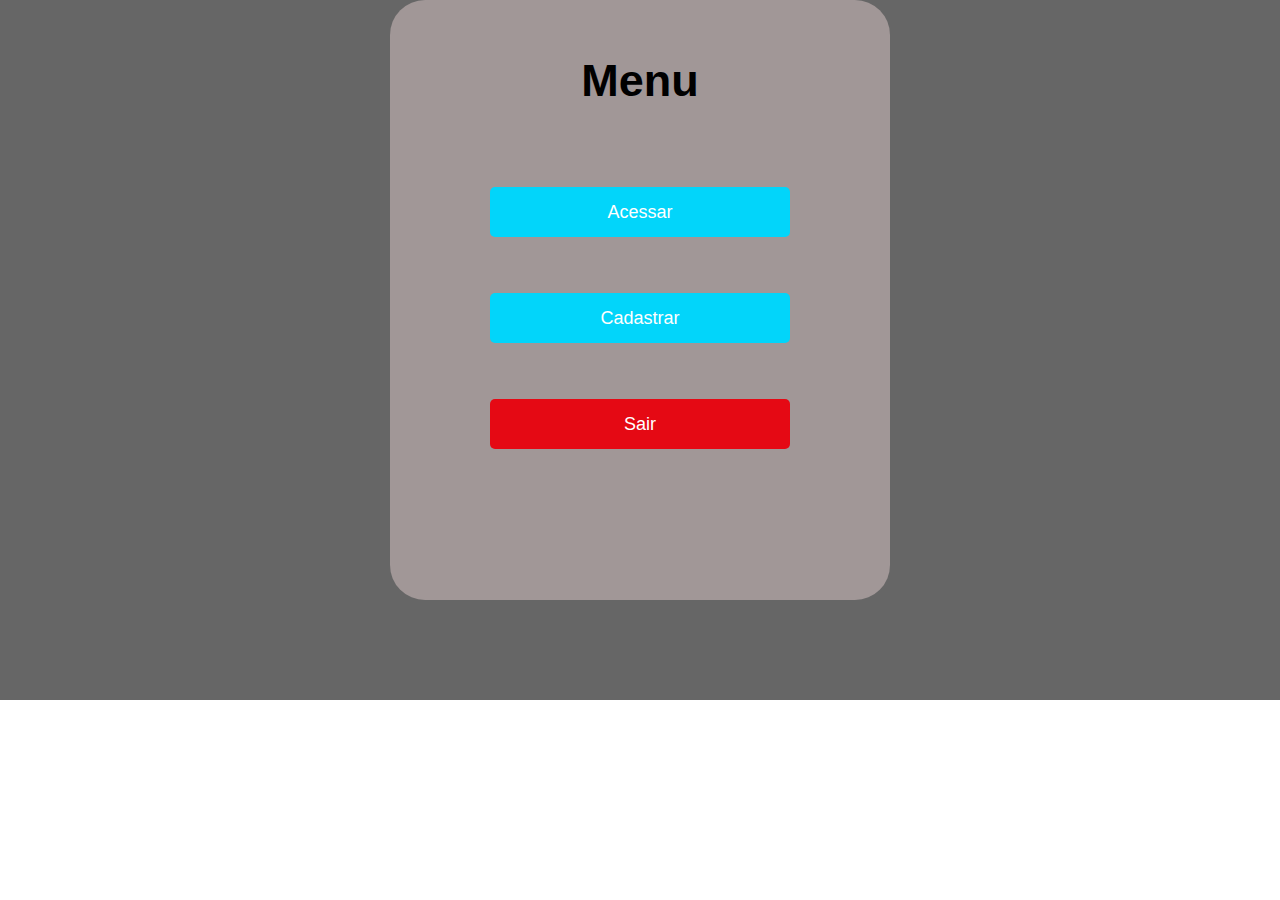
<file: Atividade 3 - Sistema de RH/index.html>
<!DOCTYPE html>
<html lang="en">
<head>
    <meta charset="UTF-8">
    <meta name="viewport" content="width=device-width, initial-scale=1.0">
    <title>Document</title>
    <link rel="stylesheet" href="estilo.css">
</head>
<body>
   
    <main>
        <section id="index"> 
            <form action="login.html">
                <h1>Menu</h1>
                <input id="acessar"type="submit" value="Acessar" placeholder="E-mail ou número de telefone"><br>
            </form>
            <form action="cadastro.html">
                <input id="cadastrar"type="submit" value="Cadastrar" placeholder="Senha">
            </form>
            <form action="logoff.html">
                <input id="sair" type="submit" value="Sair">
            </form>
                
            
        </section>
    </main>
    <footer>
        
    </footer>
</body>
</html>
    
</body>
</html>
</file>
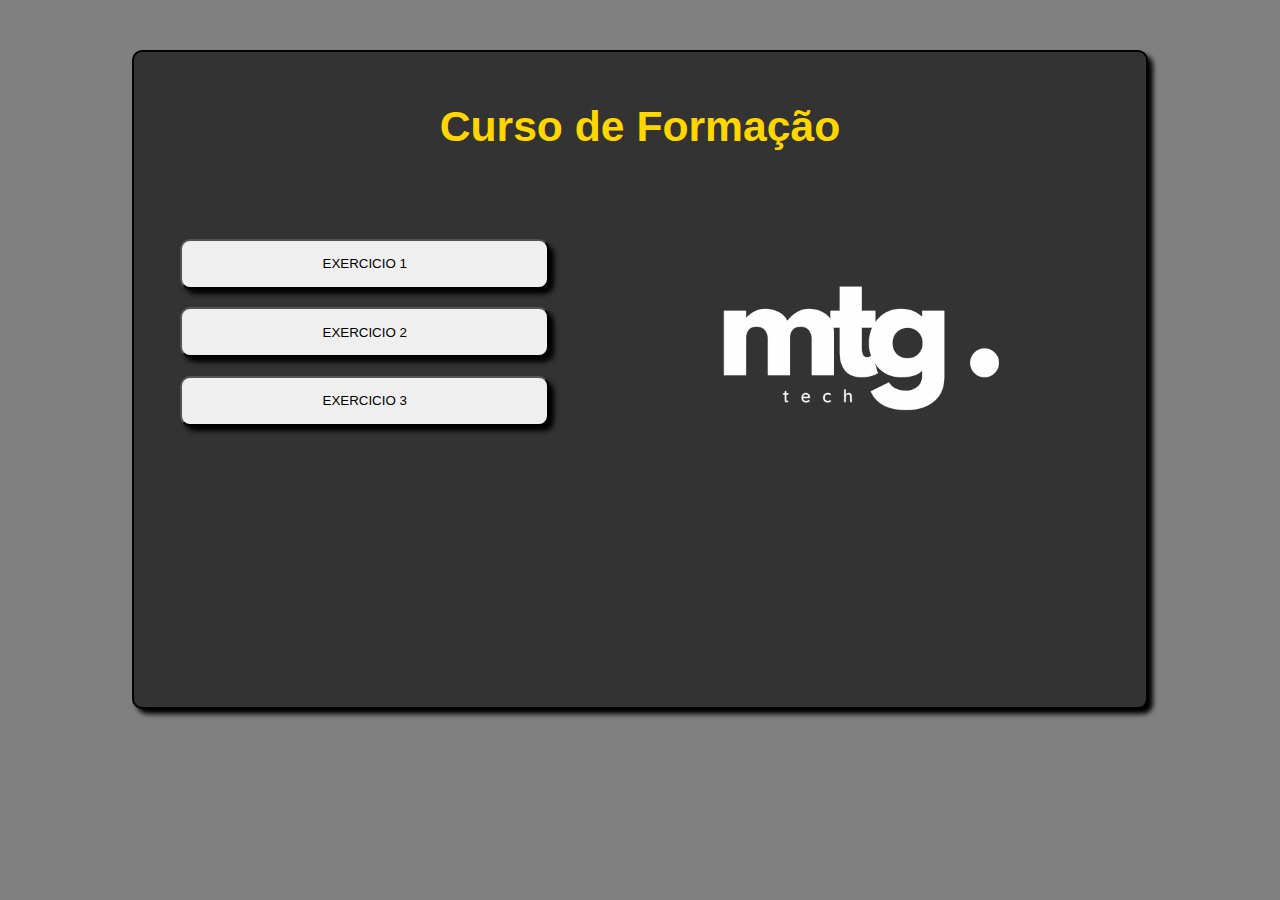
<file: Atividade 5 - Trabalho em duplas/index.html>
<!DOCTYPE html>
<html lang="en">
<head>
    <meta charset="UTF-8">
    <meta name="viewport" content="width=device-width, initial-scale=1.0">
    <title>EXERCICIO</title>
    <link rel="stylesheet" href="estilo.css">
</head>
<body>
    <div class="box">
        <div class="header">
            <div class="linha">
                <h1>Curso de Formação</h1>
            </div>
        </div>
        <div class="main">
            <div class="form">
                <a href="exercicio1.pdf"><input type="submit" value="EXERCICIO 1" onmousemove="mudar('imagem/css.png')" onmouseout="mudar('imagem/html.png')"></a>
                <a href="exercicio2.pdf"><input type="submit" value="EXERCICIO 2" onmousemove="mudar('img/aumento.png')" onmouseout="mudar('img/logo.png')"></a>
                <a href="exercicio3.pdf"><input type="submit" value="EXERCICIO 3" onmousemove="mudar('img/transporte.png')" onmouseout="mudar('img/logo.png')"></a>
            </div>
        <div>
            <img class="img" src="imagem/mtg.png" height="65%">
        </div>
</body>
</html>
</file>
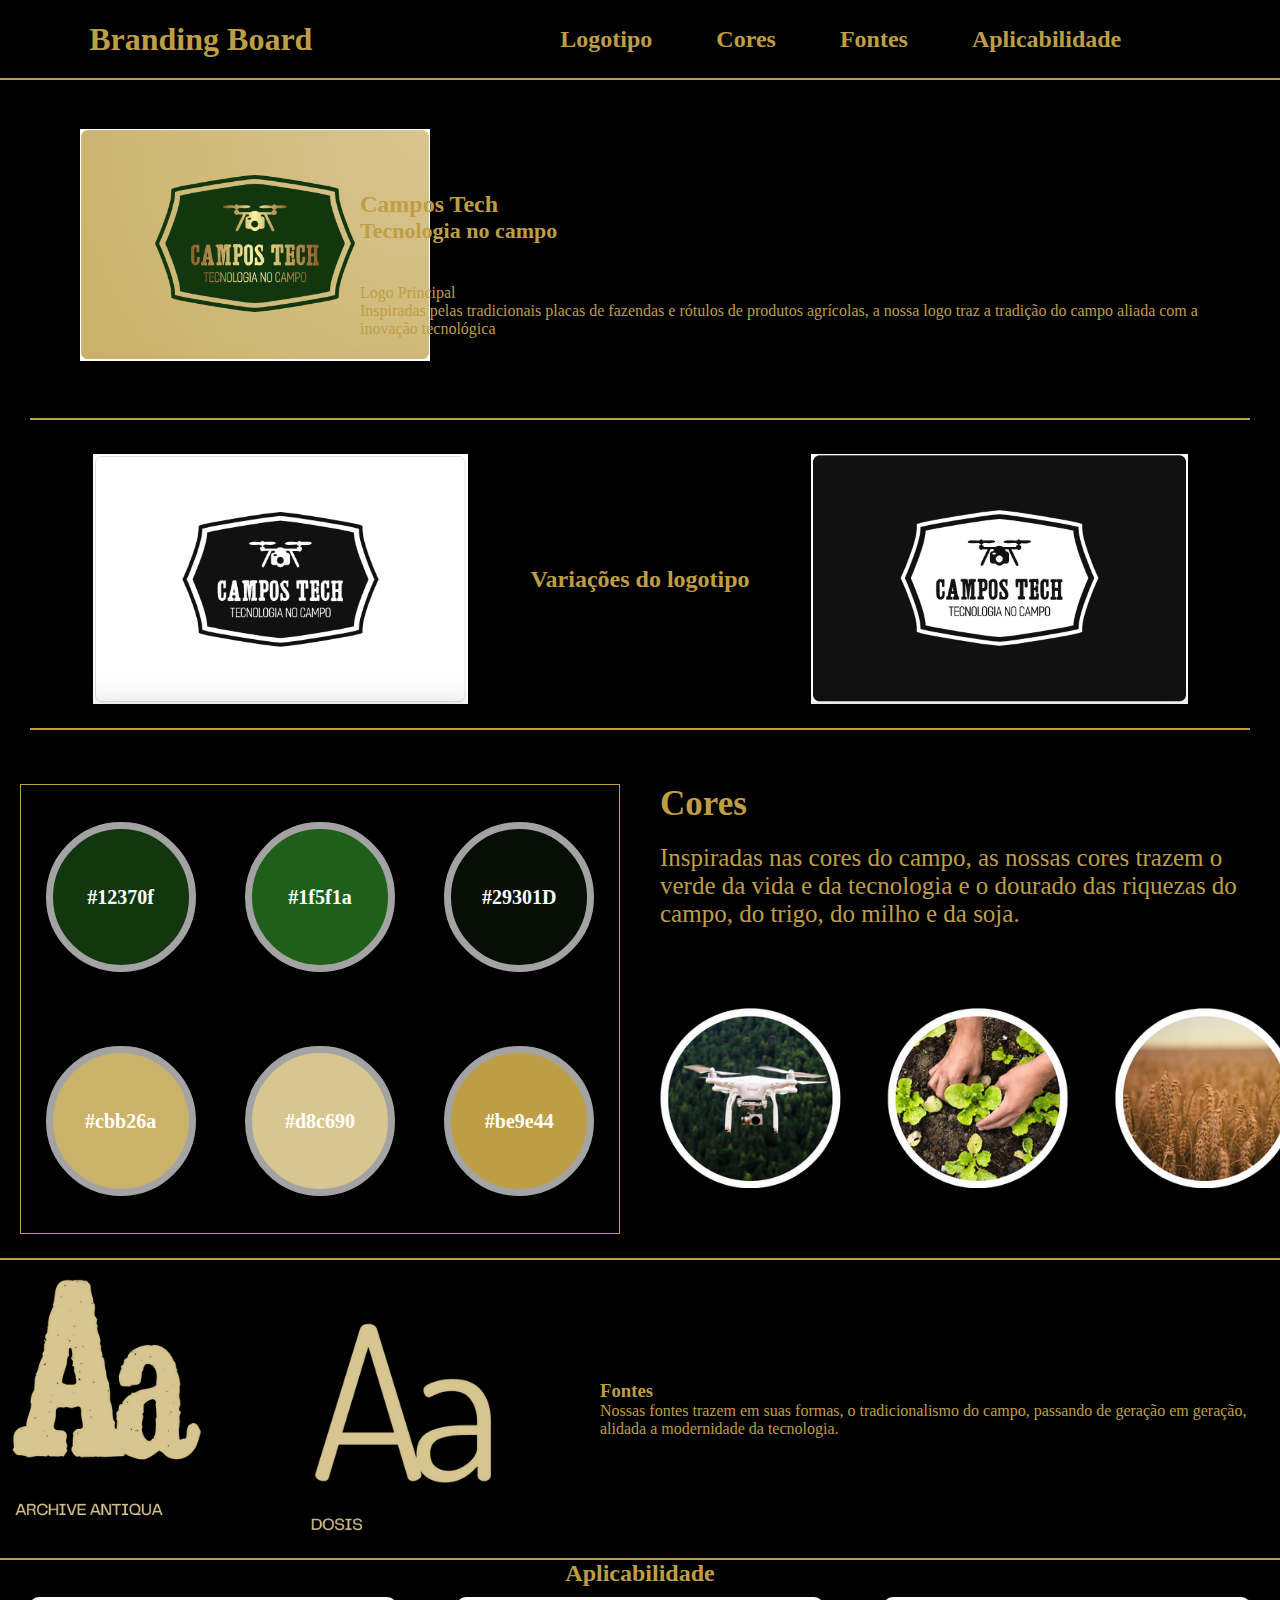
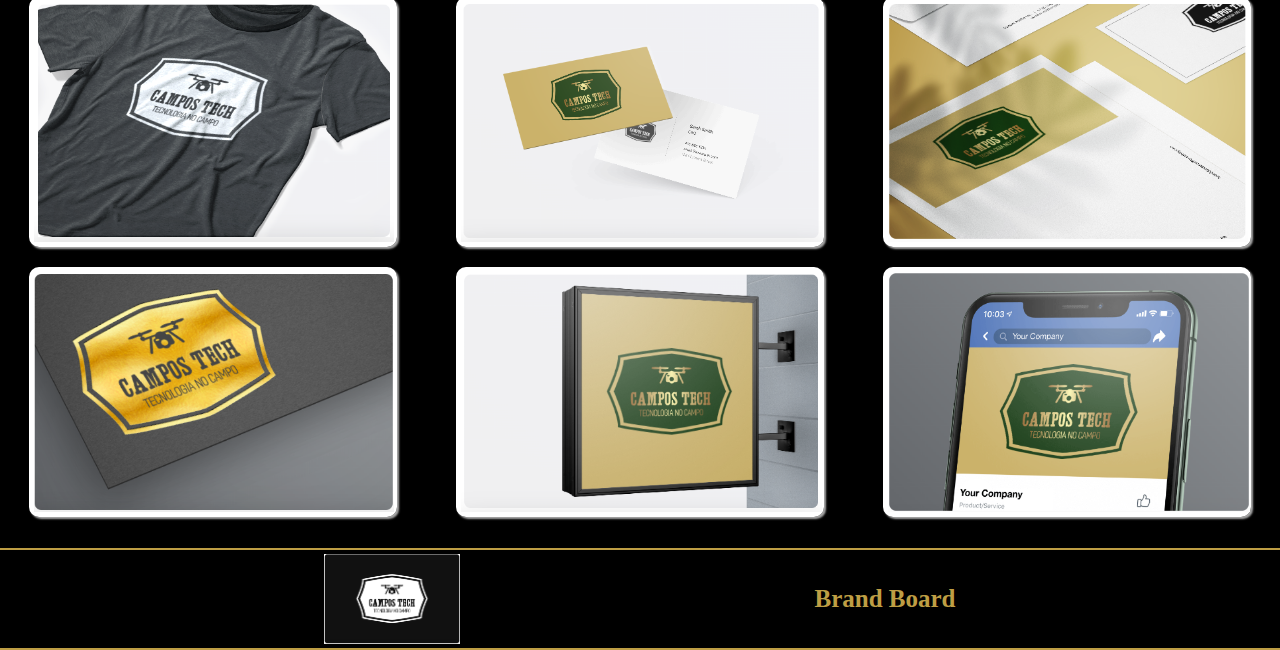
<file: Atividade 1 - Branding Board/brendboard.html>
<!DOCTYPE html>
<html lang="pt-br">
<head>
    <meta charset="UTF-8">
    <meta name="viewport" content="width=device-width, initial-scale=1.0">
    <title>Brading Board</title>
    <link rel="stylesheet" href="estilo.css">
</head>
<body>
    <header>
        <h1>Branding Board</h1>
        <nav>
            <ul>
                <li><a href="#logotipo">Logotipo</a></li>
                <li><a href="#cores">Cores</a></li>
                <li><a href="#fontes">Fontes</a></li>
                <li><a href="#aplicabilidade">Aplicabilidade</a></li>
            </ul>
        </nav>
    </header>
    <section id="logotipo">
        <div id="logo_linha1">
            <figure>
                <img src="logo1.png" alt="logo_linha1" width="350px">
            </figure>
            <article>
                <h2>Campos Tech</h2>
                <h3>Tecnologia no campo</h3>
                <p>Logo Principal</p>
                <p>Inspiradas pelas tradicionais placas de fazendas e rótulos de produtos agrícolas, a nossa logo traz a tradição do campo aliada com a inovação tecnológica</p>
            </article>
        </div>
        <div id="logo_linha2">
            
            <figure>
                <img src="Logo1 (2).png" height="250px">
            </figure>
            <h2>Variações do logotipo</h2>
            <figure>
                <img src="Logo2 (1).png" height="250px">
            </figure>
        </div>
    </section>
    <section id="cores">
        <div id="circulo_cores">
            <div class="circulo" style="background-color:#12370f;">#12370f</div>
            <div class="circulo" style="background-color:#1f5f1a">#1f5f1a</div>
            <div class="circulo" style="background-color:#050f04">#29301D</div>
            <div class="circulo" style="background-color:#cbb26a">#cbb26a</div>
            <div class="circulo" style="background-color:#d8c690">#d8c690</div>
            <div class="circulo" style="background-color:#be9e44">#be9e44</div>            
        </div>
        <article>
            <h3>Cores</h3>
            <p>Inspiradas nas cores do campo, as nossas cores trazem o verde da vida e da tecnologia e o dourado das riquezas do campo, do trigo, do milho e da soja.</p>
            <figure>
            <img id="cores_inspiracao" src="cores_inspiração.png" height="180px">
        </figure>
        </article>
    </section>
    <section id="fontes">
        <figure class="fontes_box">
            <img src="fonte1.png" width="300px">
        </figure>
        <figure class="fontes_box">
            <img src="fonte2.png" width="300px">
        </figure>
        <article>
            <h3>Fontes</h3>
            <p>Nossas fontes trazem em suas formas, o tradicionalismo do campo, passando de geração em geração, alidada a modernidade da tecnologia.</p>
        </article>

    </section>
    <section id="aplicabilidade">
        <h2>Aplicabilidade</h2>
        <section id="grid_fotos">
            <figure>
                <img src="aplicabilidade_Camiseta.png" height="240px">
            </figure>
            <figure>
                <img src="aplicabilidade_Cartão.png" height="240px">
            </figure>
            <figure>
                <img src="aplicabilidade_Envelope.png" height="240px">
            </figure>
            <figure>
                <img src="aplicabilidade_Logo Dourado.png" height="240px">
            </figure>
            <figure>
                <img src="aplicabilidade_placa.png" height="240px">
            </figure>
            <figure>
                <img src="aplicabilidade_social_media.png" height="240px">
            </figure>
        </section>
    </section>
    <footer>
        <figure>
            <img src="Logo2 (1).png" height="90px">
        </figure>
        <h2>Brand Board</h2>
    
    </footer>

    
</body>
</html>
</file>
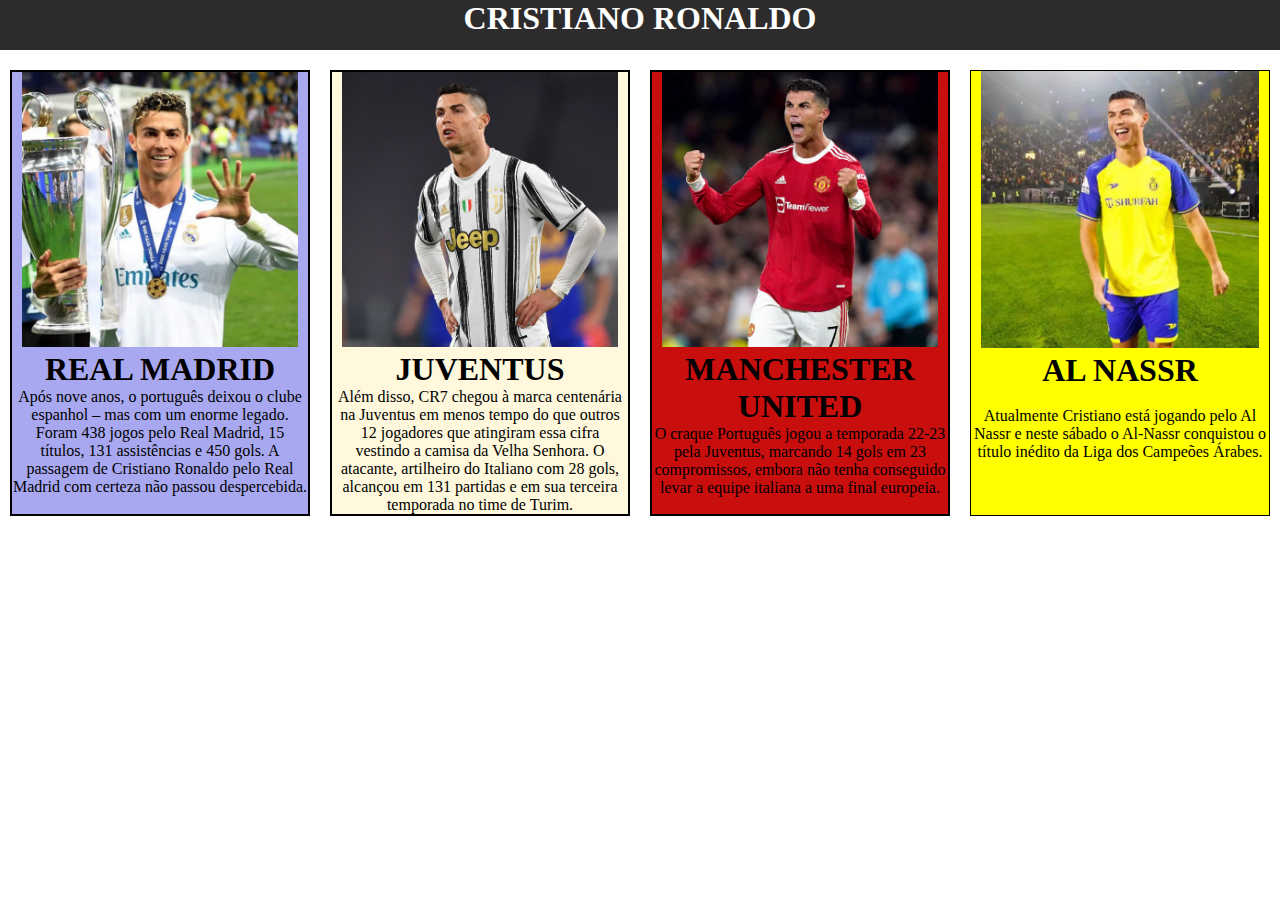
<file: Atividade 2 - Colunas Responsivas/fixacao.html>
<!DOCTYPE html>
<html lang="en">
<head>
    <meta charset="UTF-8">
    <meta name="viewport" content="width=device-width, initial-scale=1.0">
    <title>Document</title>
    <link rel="stylesheet" href="estilo.css">
    <style>
        .linha1 {
            display: flex;
            flex-wrap: wrap;
        }

        .box1, .box2, .box3, .box4 {
            flex: 1;
            margin: 10px;
            text-align: center;
        }

        /* Estilos para telas maiores */
        @media (min-width: 768px) {
            .box1, .box2, .box3, .box4 {
                flex-basis: calc(25% - 20px);
            }
        }

        /* Estilos para telas menores */
        @media (max-width: 767px) {
            .box1, .box2, .box3, .box4 {
                flex-basis: calc(50% - 20px);
            }
        }
    </style>
</head>
<body>

<header>
    <h1>CRISTIANO RONALDO</h1>
</header>

<div class="linha1">
    <div class="box1">
        <img id="img1" src="cr7.webp" width="93%">
        <h1>REAL MADRID</h1>
        <p>Após nove anos, o português deixou o clube espanhol – mas com um enorme legado. Foram 438 jogos pelo Real Madrid, 15 títulos, 131 assistências e 450 gols. A passagem de Cristiano Ronaldo pelo Real Madrid com certeza não passou despercebida.</p>
    </div>
    <div class="box2">
        <img id="img2" src="cr72.webp" width="93%">
        <h1>JUVENTUS</h1>
        <p>Além disso, CR7 chegou à marca centenária na Juventus em menos tempo do que outros 12 jogadores que atingiram essa cifra vestindo a camisa da Velha Senhora. O atacante, artilheiro do Italiano com 28 gols, alcançou em 131 partidas e em sua terceira temporada no time de Turim.</p>
    </div>
    <div class="box3">
        <img id="img3" src="crmu2.jpg" width="93%">
        <h1>MANCHESTER UNITED</h1>
        <p>O craque Português jogou a temporada 22-23 pela Juventus, marcando 14 gols em 23 compromissos, embora não tenha conseguido levar a equipe italiana a uma final europeia.</p>
    </div>
    <div class="box4">
        <img id="img4" src="cr7an.webp" width="93%">
        <h1>AL NASSR</h1><br>
        <p>Atualmente Cristiano está jogando pelo Al Nassr e neste sábado o Al-Nassr conquistou o título inédito da Liga dos Campeões Árabes.</p>
    </div>
</div>
</body>
</html>
</file>
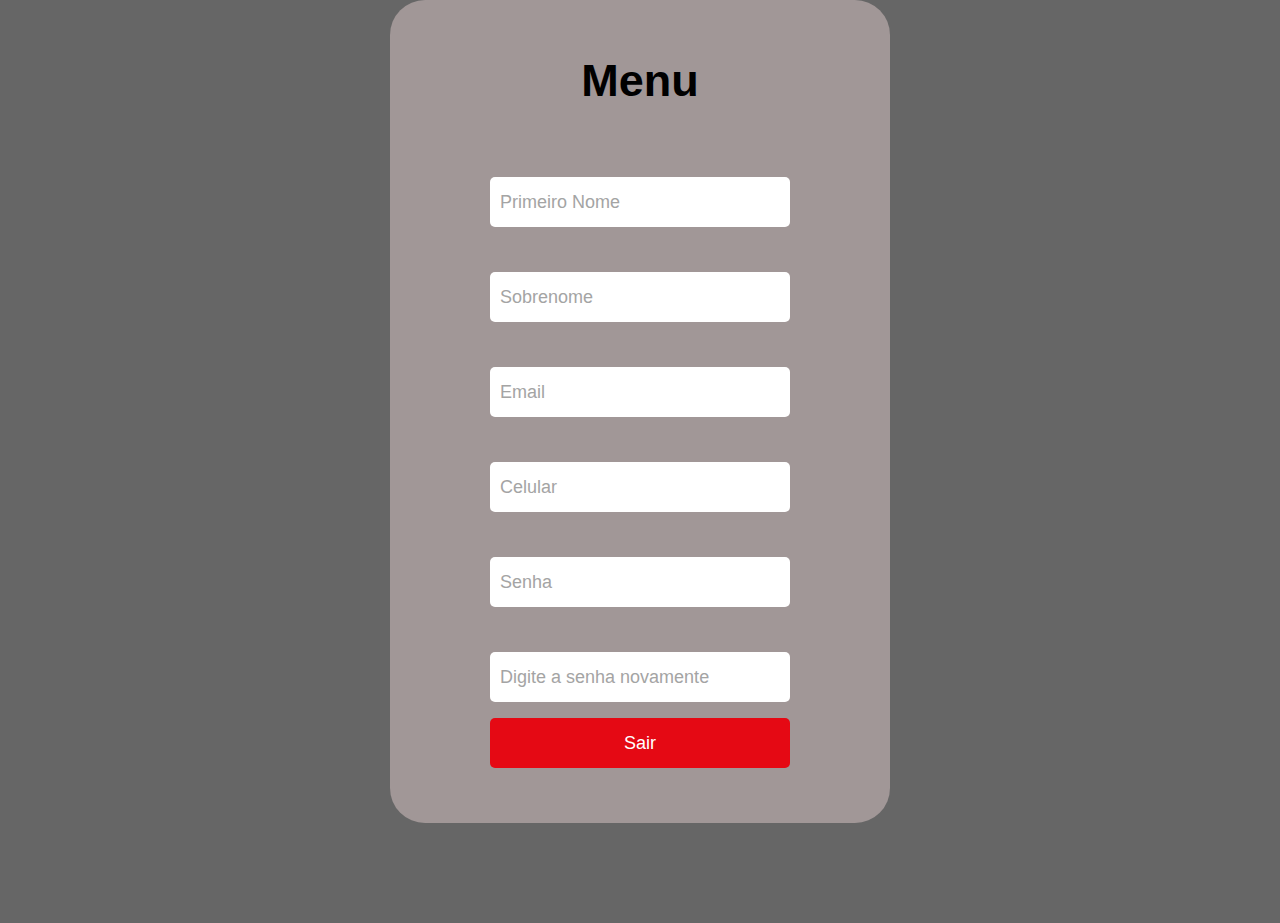
<file: Atividade 3 - Sistema de RH/cadastro.html>
<!DOCTYPE html>
<html lang="en">
<head>
    <meta charset="UTF-8">
    <meta name="viewport" content="width=device-width, initial-scale=1.0">
    <title>Document</title>
    <link rel="stylesheet" href="estilo.css">
</head>
<body>
    <main>
        <section>
    <form id="menu">
        <h1>Menu</h1>
        
        <input type="text" name="campotexto" placeholder="Primeiro Nome">

        
        <input type="text" name="campotexto" placeholder="Sobrenome">

        <input type="email" name="campotexto" placeholder="Email">

        <input type="tel" name="campotexto" placeholder="Celular">

        <input type="password" name="senha" placeholder="Senha">

        <input type="password" name="senha" placeholder="Digite a senha novamente">

    <form action="index.html">
        <input id="sair" type="submit" value="Sair">
    </form>
        
    </form>
</section>
</main>
</html>
</file>
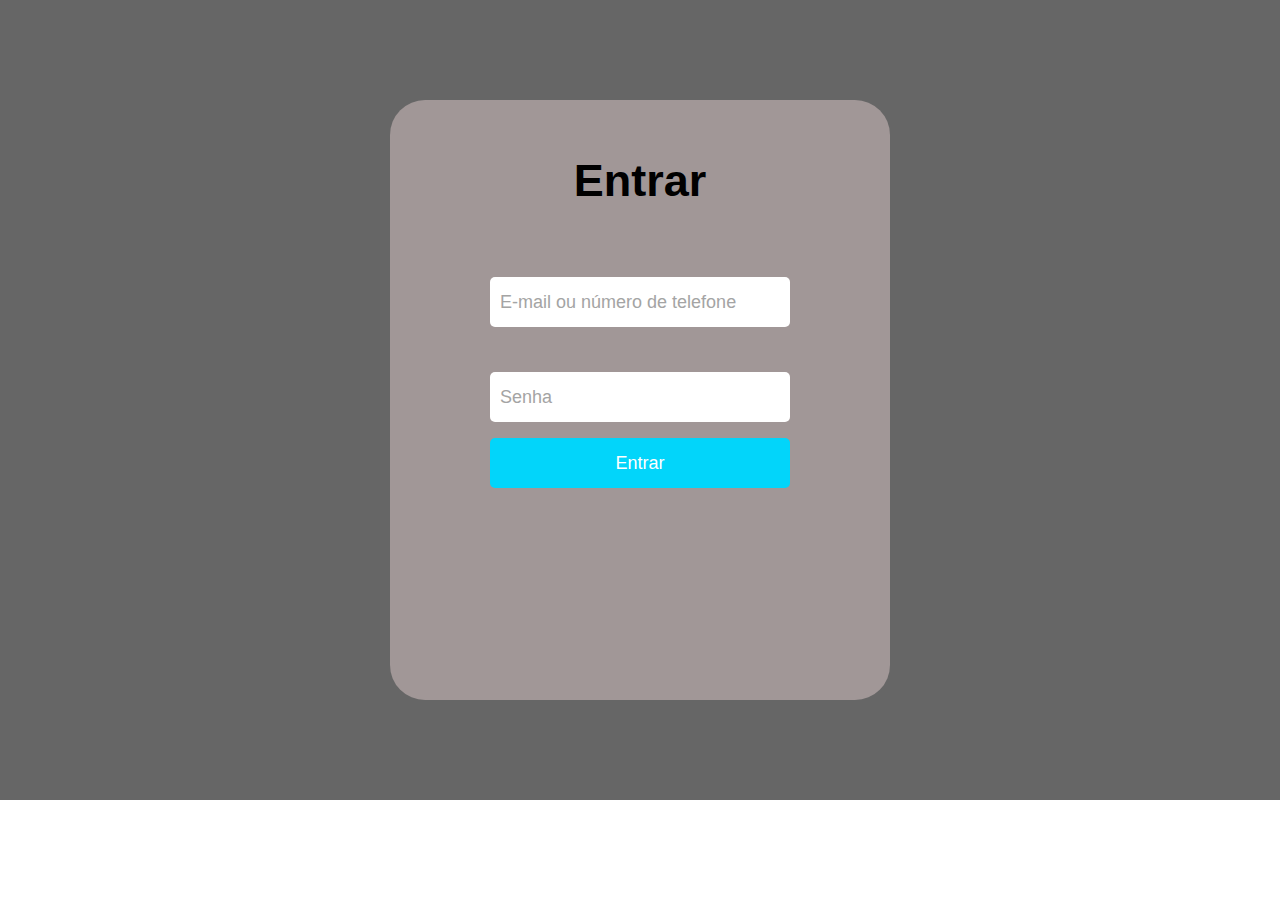
<file: Atividade 3 - Sistema de RH/login.html>
<!DOCTYPE html>
<html lang="en">
<head>
    <meta charset="UTF-8">
    <meta name="viewport" content="width=device-width, initial-scale=1.0">
    <title>Document</title>
    <link rel="stylesheet" href="estilo.css">
</head>
<body>
    <header>
        <figure>
            
        </figure>
    </header>
    <main>
        <section>
            <form>
                <h1>Entrar</h1>
                <input type="text" name="user" placeholder="E-mail ou número de telefone ">
                <br>
                <input type="password" name="senha" placeholder="Senha">
                <br>
                <input type="submit" value="Entrar">
                
            </form>
            
        </section>
    </main>
    <footer>
        
    </footer>
    
</body>
</html>
</file>
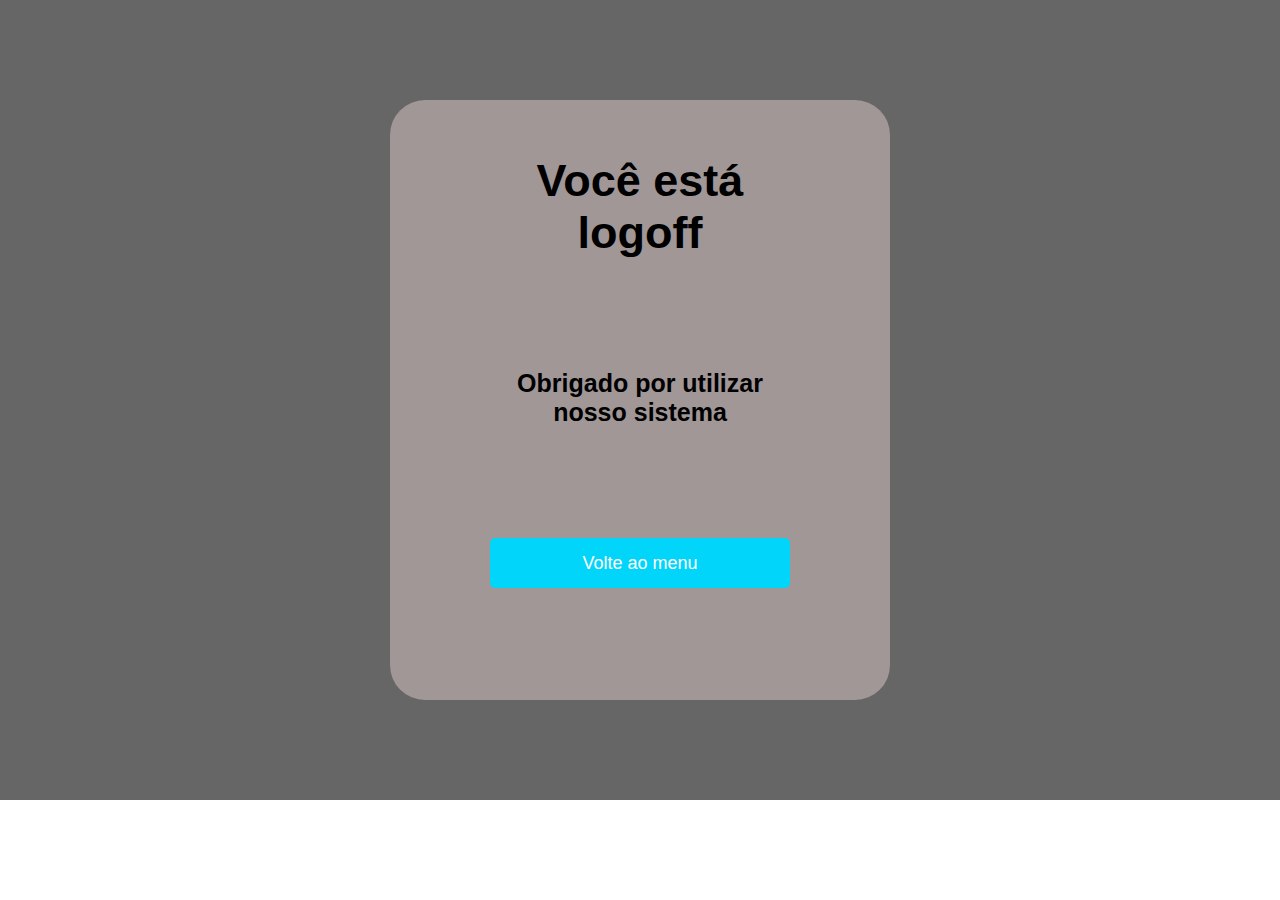
<file: Atividade 3 - Sistema de RH/logoff.html>
<!DOCTYPE html>
<html lang="en">
<head>
    <meta charset="UTF-8">
    <meta name="viewport" content="width=device-width, initial-scale=1.0">
    <title>Document</title>
    <link rel="stylesheet" href="estilo.css">
</head>
<body>
    <header>
        <figure>
            
        </figure>
    </header>
    <main>
        <section id="voltar">
            <form action="index.html">
                <h1>Você está logoff</h1>
                <h3>Obrigado por utilizar nosso sistema</h3>
                <input id="volte ao menu" type="submit" value="Volte ao menu">
                
            </form>
            
        </section>
    </main>
    <footer>
        
    </footer>
</body>
</html>
    
</body>
</html>
</file>
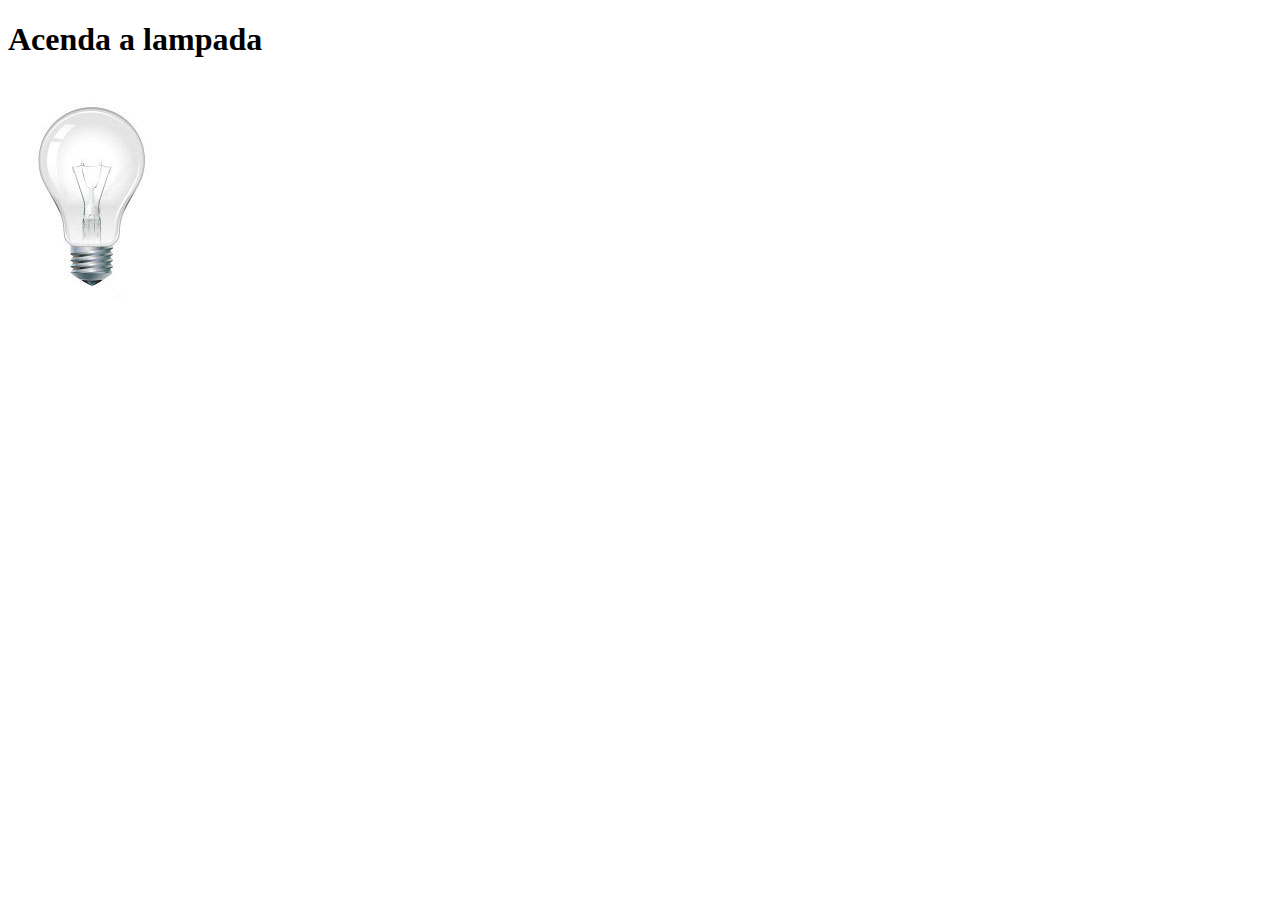
<file: Atividade 4 - Exercicio JavaScript/lampada2.html>
<!DOCTYPE html>
<html lang="en">
<head>
    <meta charset="UTF-8">
    <meta name="viewport" content="width=device-width, initial-scale=1.0">
    <title>Document</title>
</head>
<body>
    <h1>Acenda a lampada</h1>
    <img src="lampada-apagada.jpg" id="lampada" onmousemove="mudaLampada(1)" onmouseout="mudaLampada(2)" onclick="mudaLampada(3)">
    <script>

        var quebrada=false
        function mudaLampada(tipo){
            if (tipo ==1 && quebrada == false){
                document.getElementById("lampada").src="lampada-acesa.jpg"
            }else if(tipo==2 && quebrada== false){
                document.getElementById("lampada").src="lampada-apagada.jpg"
            }else{
                document.getElementById("lampada").src="lampada-quebrada.jpg"
                quebrada=true
            }

        }
    </script>
    
</body>
</html>
</file>
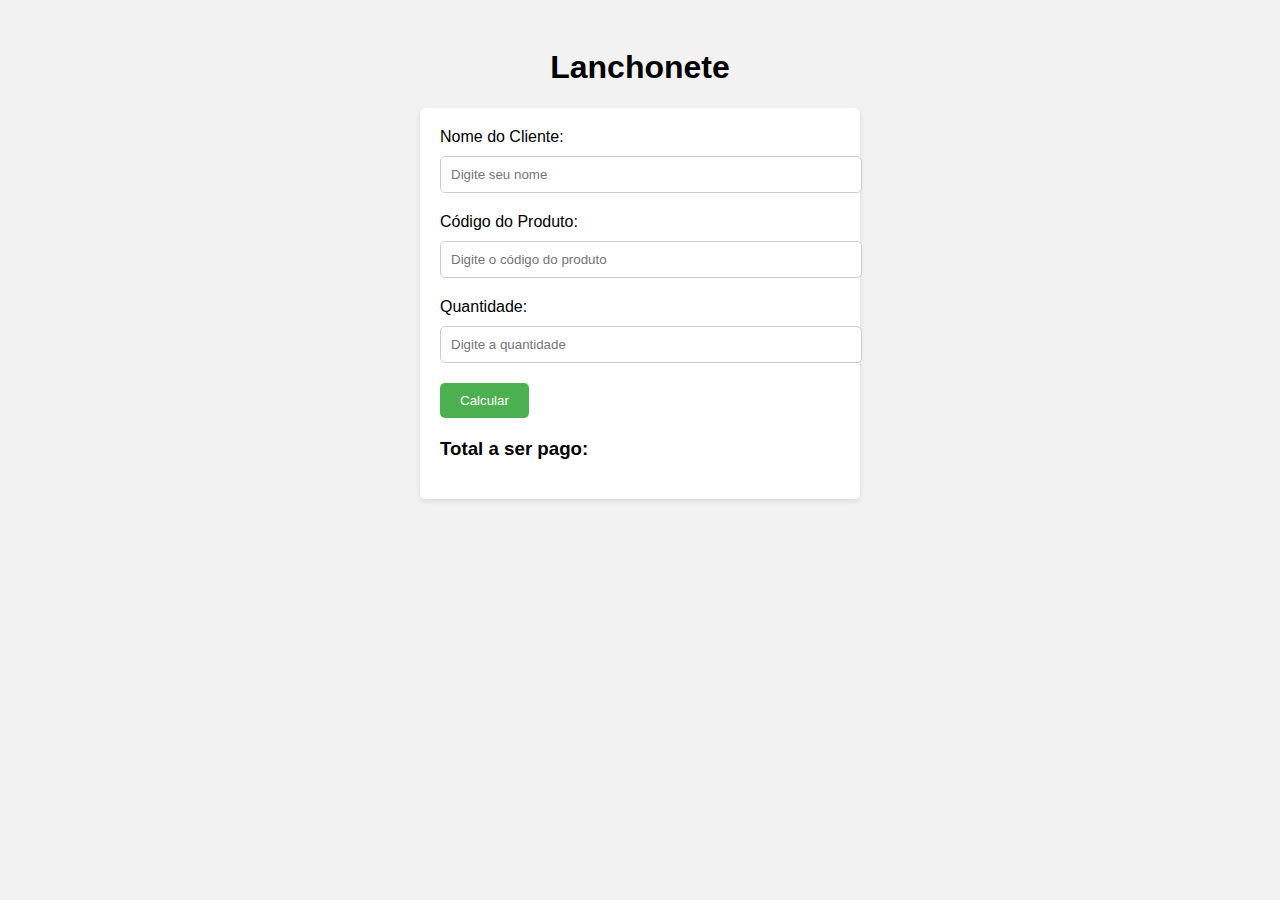
<file: Atividade 5 - Trabalho em duplas/ex1_resolvido.html>
<!DOCTYPE html>
<html>
<head>
 
</head>
<body>
    <style>body {
        font-family: Arial, sans-serif;
        background-color: #f2f2f2;
        padding: 20px;
      }
     
      h1 {
        text-align: center;
      }
     
      .form {
        background-color: #fff;
        padding: 20px;
        border-radius: 5px;
        box-shadow: 0 2px 5px rgba(0, 0, 0, 0.1);
        max-width: 400px;
        margin: 0 auto;
      }
     
      label {
        display: block;
        margin-bottom: 10px;
      }
     
      input {
        width: 100%;
        padding: 10px;
        border: 1px solid #ccc;
        border-radius: 5px;
        margin-bottom: 20px;
      }
     
      button {
        background-color: #4CAF50;
        color: white;
        padding: 10px 20px;
        border: none;
        border-radius: 5px;
        cursor: pointer;
      }
     
      h3 {
        margin-top: 20px;
      }
     
      p {
        font-size: 18px;
      }</style>
  <h1>Lanchonete</h1>

  <div class="form">
    <label for="name">Nome do Cliente:</label>
    <input type="text" id="name" placeholder="Digite seu nome">

    <label for="product">Código do Produto:</label>
    <input type="text" id="product" placeholder="Digite o código do produto">

    <label for="quantity">Quantidade:</label>
    <input type="number" id="quantity" placeholder="Digite a quantidade">

    <button onclick="calculateTotal()">Calcular</button>

    <h3>Total a ser pago:</h3>
    <p id="total"></p>
  </div>

  <script>function calculateTotal() {
    var name = document.getElementById("name").value;
    var product = document.getElementById("product").value;
    var quantity = document.getElementById("quantity").value;
 
    var price = 0;
 
    // Lógica para calcular o preço com base no código do produto
    switch (product) {
      case "1":
        price = 5.99;
        break;
      case "2":
        price = 3.99;
        break;
      case "3":
        price = 2.99;
        break;
      // Adicione mais cases para outros produtos, se necessário
    }
 
    var total = price * quantity;
 
    document.getElementById("total").innerHTML = "Cliente: " + name + "<br>Total a ser pago: R$ " + total.toFixed(2);
  }</script>
</body>
</html>
</file>
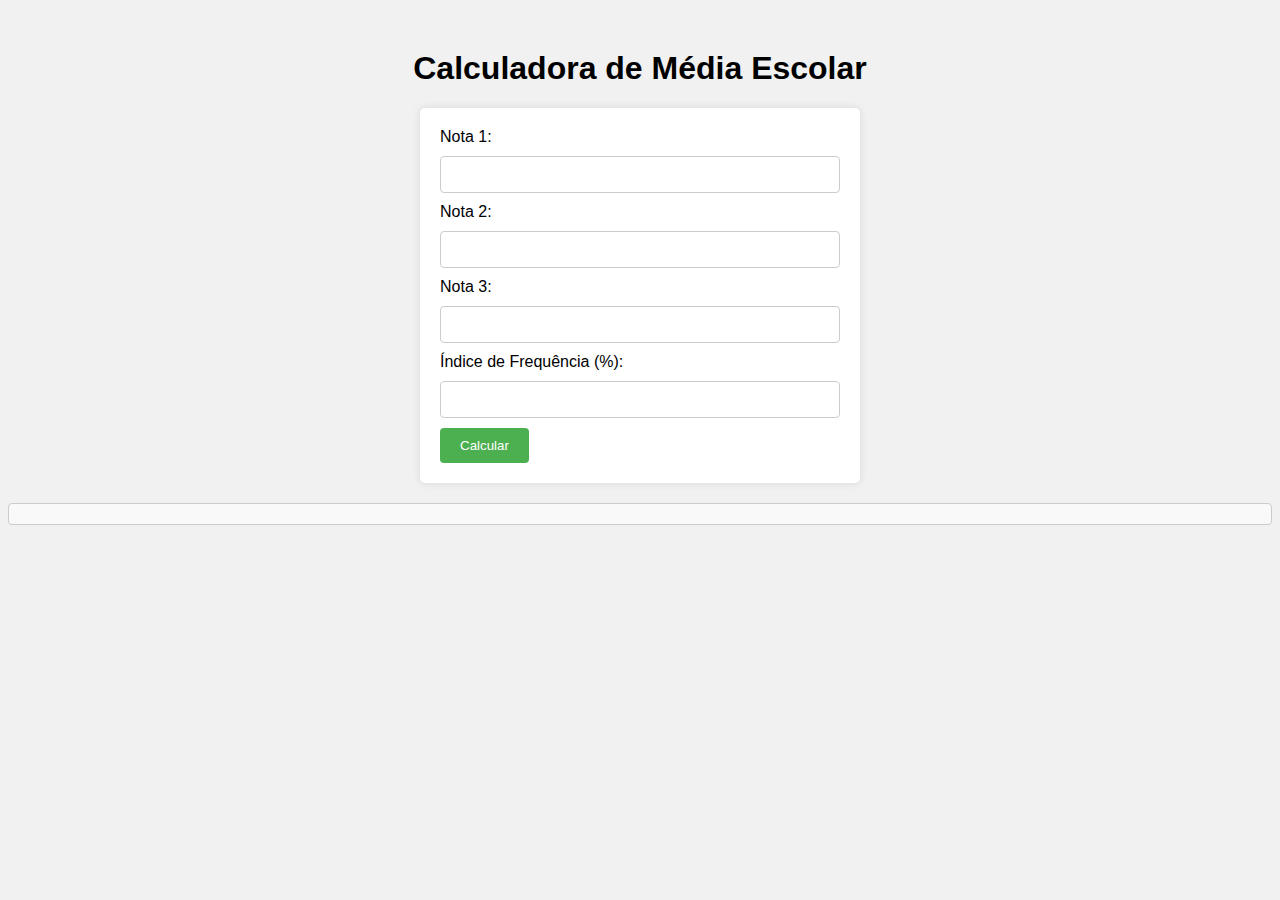
<file: Atividade 5 - Trabalho em duplas/ex2_resolvido.html>
<!DOCTYPE html>
<html>
<head>
    <title>Calculadora de Média Escolar</title>
    <style>
        body {
            font-family: Arial, sans-serif;
            background-color: #f1f1f1;
        }

        h1 {
            text-align: center;
            margin-top: 50px;
        }

        form {
            max-width: 400px;
            margin: 0 auto;
            background-color: #fff;
            padding: 20px;
            border-radius: 5px;
            box-shadow: 0 0 10px rgba(0, 0, 0, 0.1);
        }

        label {
            display: block;
            margin-bottom: 10px;
        }

        input[type="number"] {
            width: 100%;
            padding: 10px;
            border: 1px solid #ccc;
            border-radius: 4px;
            box-sizing: border-box;
            margin-bottom: 10px;
        }

        input[type="submit"] {
            background-color: #4caf50;
            color: #fff;
            padding: 10px 20px;
            border: none;
            border-radius: 4px;
            cursor: pointer;
        }

        .resultado {
            margin-top: 20px;
            padding: 10px;
            background-color: #f9f9f9;
            border: 1px solid #ccc;
            border-radius: 4px;
        }
    </style>
</head>
<body>
    <h1>Calculadora de Média Escolar</h1>
    <form id="formCalculadora">
        <label for="nota1">Nota 1:</label>
        <input type="number" id="nota1" min="0" max="10" step="0.1" required>

        <label for="nota2">Nota 2:</label>
        <input type="number" id="nota2" min="0" max="10" step="0.1" required>

        <label for="nota3">Nota 3:</label>
        <input type="number" id="nota3" min="0" max="10" step="0.1" required>

        <label for="frequencia">Índice de Frequência (%):</label>
        <input type="number" id="frequencia" min="0" max="100" required>

        <input type="submit" value="Calcular">
    </form>

    <div id="resultado" class="resultado"></div>

    <script>
        document.getElementById("formCalculadora").addEventListener("submit", function (event) {
            event.preventDefault();

            var nota1 = parseFloat(document.getElementById("nota1").value);
            var nota2 = parseFloat(document.getElementById("nota2").value);
            var nota3 = parseFloat(document.getElementById("nota3").value);
            var frequencia = parseInt(document.getElementById("frequencia").value);

            var media = (nota1 + nota2 + nota3) / 3;
            var resultado = document.getElementById("resultado");

            if (media >= 7 && frequencia >= 75) {
                resultado.innerHTML = "Parabéns! Você está aprovado(a) com média " + media.toFixed(1) + ".";
            } else if (media < 7 || frequencia < 75) {
                resultado.innerHTML = "Infelizmente você está reprovado(a). Média: " + media.toFixed(1) + ", Frequência: " + frequencia + "%.";
            }
        });
    </script>
</body>
</html>
</file>
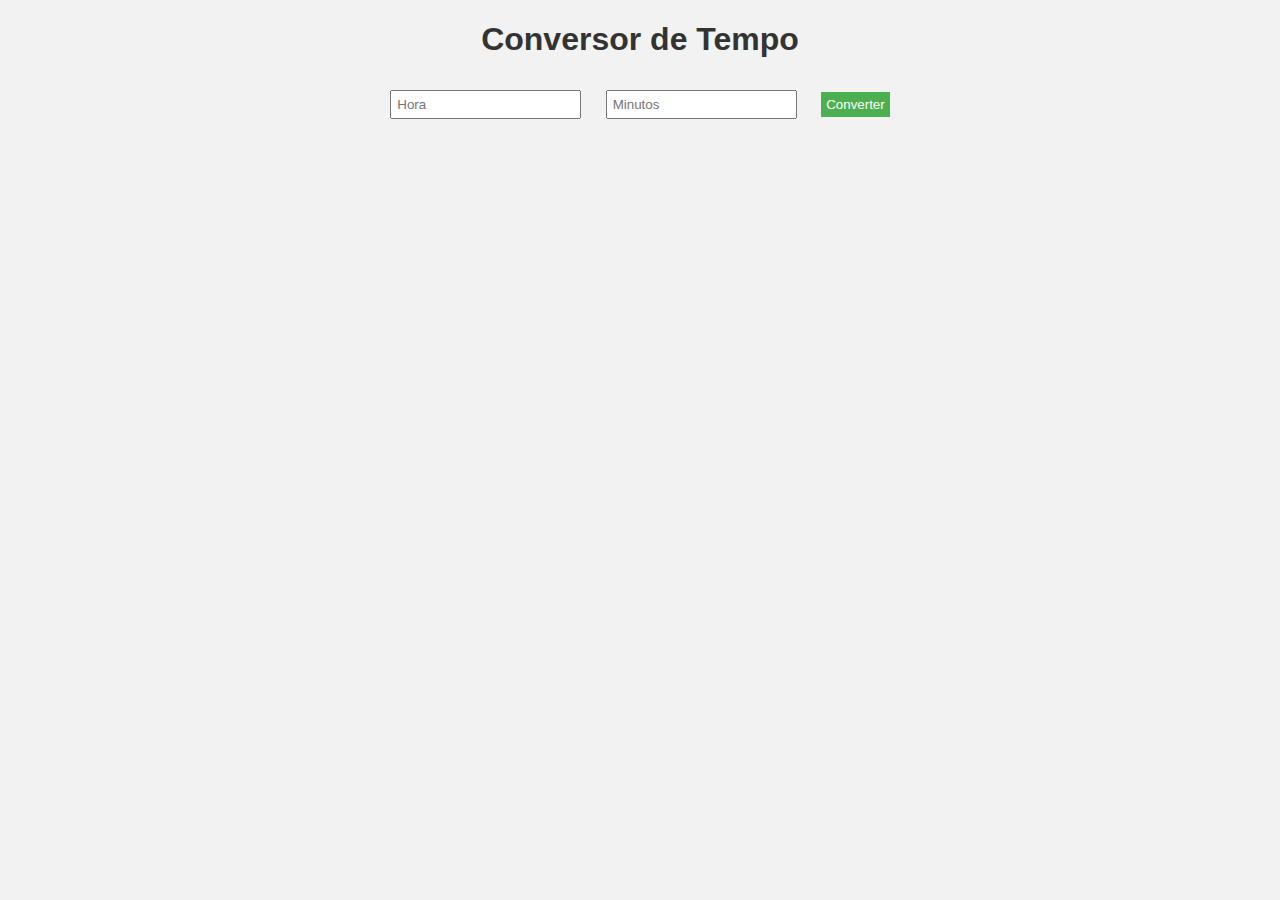
<file: Atividade 5 - Trabalho em duplas/ex3_resolvido.html>
<!DOCTYPE html>
<html>
<head>
 
</head>
<body>
    <style>
        body {
    text-align: center;
    background-color: #f2f2f2;
    font-family: Arial, sans-serif;
  }
 
  h1 {
    color: #333;
  }
 
  input, button {
    margin: 10px;
    padding: 5px;
  }
 
  button {
    background-color: #4CAF50;
    color: white;
    border: none;
    cursor: pointer;
  }
 
  p {
    font-size: 18px;
    font-weight: bold;
  }
    </style>
  <h1>Conversor de Tempo</h1>
  <input type="text" id="hour" placeholder="Hora">
  <input type="text" id="minutes" placeholder="Minutos">
  <button onclick="convertTime()">Converter</button>
  <p id="result"></p>

  <script>
    function convertTime() {
    var hourInput = document.getElementById("hour").value;
    var minutesInput = document.getElementById("minutes").value;
 
    var convertedTime = convertTo12Hour(hourInput, minutesInput);
    document.getElementById("result").innerHTML = convertedTime;
  }
 
  function convertTo12Hour(hour, minutes) {
    var period = "A.M.";
 
    if (hour >= 12) {
      period = "P.M.";
    }
 
    if (hour > 12) {
      hour -= 12;
    }
 
    return hour + ":" + minutes + " " + period;
  }
  </script>
</body>
</html>
</file>
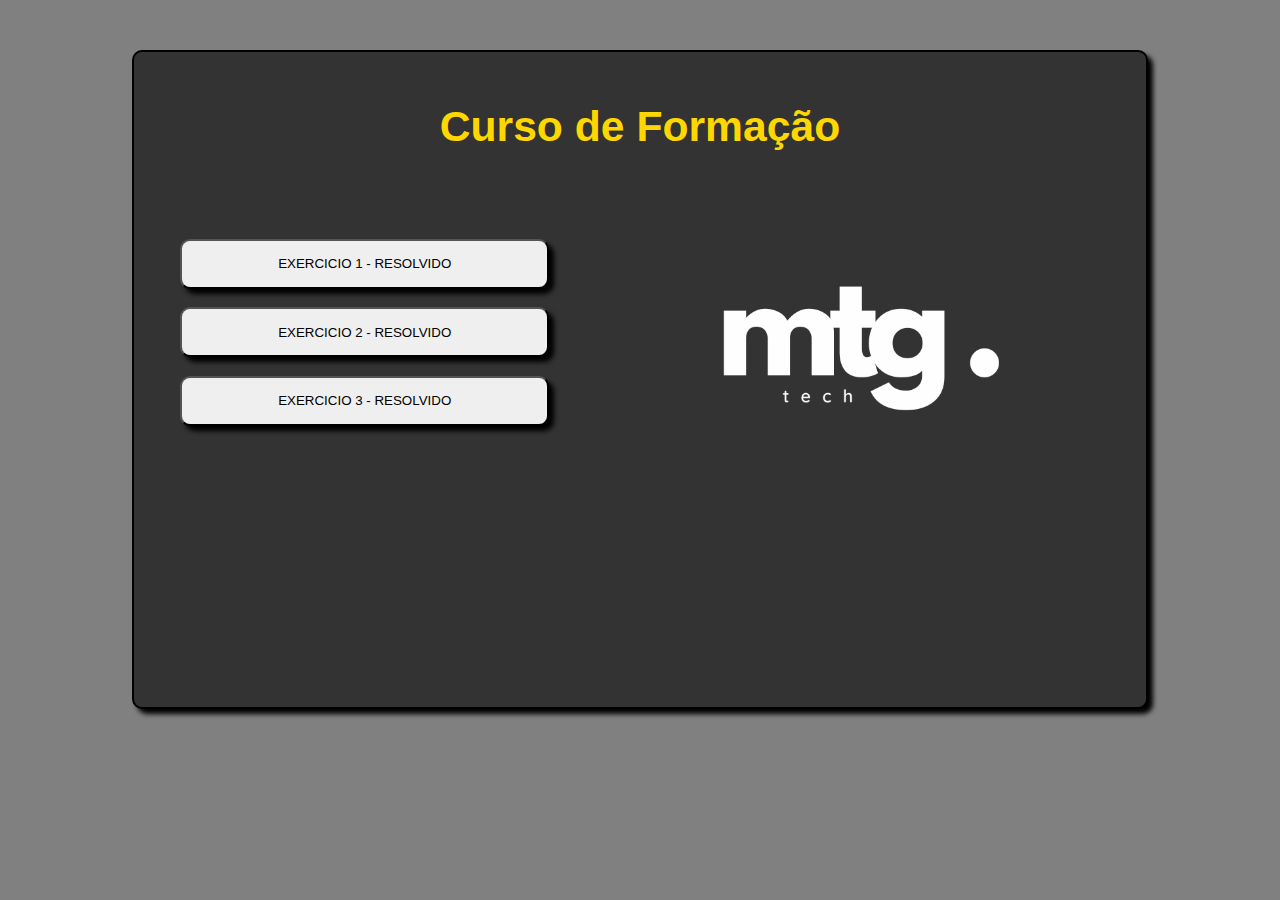
<file: Atividade 5 - Trabalho em duplas/resolucao.html>
<!DOCTYPE html>
<html lang="en">
<head>
    <meta charset="UTF-8">
    <meta name="viewport" content="width=device-width, initial-scale=1.0">
    <title>RESOLUÇÃO</title>
    <link rel="stylesheet" href="estilo.css">
</head>
<body>
    <div class="box">
        <div class="header">
            <div class="linha">
                <h1>Curso de Formação</h1>
            </div>
        </div>
        <div class="main">
            <div class="form">
                <a href="ex1_resolvido.html"><input type="submit" value="EXERCICIO 1 - RESOLVIDO" onmousemove="mudar('imagem/css.png')" onmouseout="mudar('imagem/html.png')"></a>
                <a href="ex2_resolvido.html"><input type="submit" value="EXERCICIO 2 - RESOLVIDO" onmousemove="mudar('img/aumento.png')" onmouseout="mudar('img/logo.png')"></a>
                <a href="ex3_resolvido.html"><input type="submit" value="EXERCICIO 3 - RESOLVIDO" onmousemove="mudar('img/transporte.png')" onmouseout="mudar('img/logo.png')"></a>
            </div>
        <div>
            <img class="img" src="imagem/mtg.png" height="65%">
        </div>
</body>
</html>
</file>
<file: Atividade 3 - Sistema de RH/estilo.css>
* {
    margin: 0;
    padding: 0;
    box-sizing: border-box;
    text-decoration: none;
}
body {
    font-family: helvetica;
}
header {
    height: 100px;
    padding-top: 30px;
    background-color: #00000099;
}
main{
    min-height: 700px;
    display: flex;
    justify-content: center;
    text-align: center;
    background-color: #00000099;
}
main section{
    width: 500px;
    min-height: 300px;
    background-color: #a19797;
    border-radius: 35px;
    margin-bottom: 100px;
}
main section form {
    width: 300px;
    margin: 55px auto;   
}
main section form input{
    height: 50px;
    width: 300px;
    border-radius: 5px;
    border: none;
    margin: 30px 0 15px 0;
    background-color: white;
    color: #000;
    padding: 10px;
    font-size: 18px;
}
main section form h1{
    color: black;
    font-size: 45px;
    
    margin-bottom: 40px;
}
main section form h3{
    font-size: 20px;
}
main section form input::placeholder{
    color: #a4a4a4;
    font-weight: 400;
}
main section form input[type=submit]{
    background-color: #02d5fa;
    color:#fff;
    font-weight: 16px;
    margin: 1px 0 0px 0;
    cursor: pointer;
}

#sair {
    background-color: #e50914;
}

main section form input[type=checkbox]{
    width: 15px;
    height: 15px;
    margin: 0 5px 0 0;
    padding: 0;
    border: none;
    border-radius: 2px;
    accent-color: #e50914;
}
div{
    width: 300px;
    margin: 75px auto;
    text-align: center;
    color:#b3b3b3;
}
div p{
    margin: 0;
    padding: 0;
}
.texto2{
    margin-top: 30px;
    font-size: 12px;
}
div a {
    text-decoration: none;
    color:#fff
}
#voltar form{
    text-align: center;
}
#voltar h3{
    margin-top: 110px;
    margin-bottom: 110px;
    font-size: 25px;
}
#acessar{
    margin-top: 40px;
}
</file>
<file: Atividade 5 - Trabalho em duplas/estilo.css>
body {
    background-color:gray ;
    color: gold;
    font: 16pt Arial;
    text-align: center;
}

.box {
    width: 80%;
    height: 30%;
    margin: 50px auto;
    border: 2px black solid;
    background-color:#333;
    border-radius: 10px;
    box-shadow: 5px 5px 5px #000;
    text-align: center;
}

.header {
    width: 70%;
    margin: 1em auto;
    display: flex;
    justify-content: space-around;
}

.header img {
    width: 20%;
    height: auto;
}

.header .linha {
    width: auto;
}

.main {
    display: flex;
    width: 95%;
}

.form {
    width: 60%;
    padding-top: 3%;
}

.pdf{
    width: 100%;
}

.main .form a {
    width: 100%;
    height: 100%;
}

input {
    height: 30px;
    width: 80%;
    margin-bottom: 20px;
    border-radius: 10px;
    box-shadow: 5px 5px 5px #000;
}

input[type="submit"] {
    margin: 2%;
    height: 50px;
    box-shadow: 5px 5px 5px #000;
}

button{
    box-shadow: 5px 5px 5px #000;
}

input[type="submit"]:hover {
    background-color:#555;
    transition: 1; 
    /* Cor de fundo alterada no hover */
}

button {
    width: 100px;
    height: 50px;
    border-radius: 10px;
    margin: 10px 4px;
}
</file>
<file: Atividade 2 - Colunas Responsivas/estilo.css>
* {
    margin: 0;
    padding: 0;
    box-sizing: border-box;
    text-align: center;
    font-family:initial;
}
header{
    height: 50px;
    background-color: rgb(45, 43, 43);
    margin-bottom: 10px;
    color: white;
}
.linha1 {
    display: flex;
    width: 100%;   
    flex-wrap: wrap;
}

.box1 {
    width: 25%;
    border: solid 2px black;
    flex-direction: column;
    background-color:rgb(168, 168, 240);
    border-radius: 3px solid black;
}
.box2{
    width: 25%;
    border: solid 2px black;
    flex-direction: column;
    background-color: cornsilk;
}
.box3{
    width: 25%;
    border: solid 2px black;
    flex-direction: column;
    background-color: rgb(201, 14, 14);
}
.box4{
    width: 25%;
    border: solid 1px black;
    flex-direction: column;
    background-color: yellow;
}

@media screen and (max-width: 768px){
    .linha1{
        width: 48%;
    }
}
@media screen and (max-width: 768px){
    .linha1{
        width: 100%;
        margin: 0%;
    }
}
</file>
<file: Atividade 1 - Branding Board/estilo.css>
/* DOCUMENTO CSS */

/*RESET*/
* {
    margin: 0;
    padding: 0;
    box-sizing: border-box;
}
body {
    color: #be9e44;
    background-color: #fff;
    font-family: 'Dosis';
    font-size: 16px;
}
header {
    height: 80px;
    background-color: #000;
    display: flex;
    flex-direction: row;
    justify-content: space-around;
    align-items: center;
    border-bottom: 2px solid #be9e44;
}
nav {
    width: 700px;
    height: 80px;
    display: flex;
    flex-direction: row;
    justify-content: center;
    align-items: center;
}
nav ul li {
    display: inline;
    list-style: none;
}
nav ul li a {
    padding: 0 30px;
    font-size: 24px;
    text-decoration: none;
    color: #be9e44;
    font-weight: 600;
}
nav ul li a:hover{
    text-decoration: underline;
}
/* 
SEÇÃO LOGOTIPO 
*/
#logotipo {
    height: 680px;
    background-color: #000;
    padding: 30px;
    
}
#logotipo #logo_linha1 {
    height: 310px;
    border-bottom: 2px solid #be9e44;
    margin-bottom: 10px;
    display: flex;
    flex-direction: row;
    justify-content: space-around;
    align-items: center;
}
#logotipo #logo_linha1 figure {
    height: 280px;
    width: 280px;
    margin-top: 10px;
    margin-left: 50px;
    
}
#logotipo #logo_linha1 article {
    width: 900px;
}
#logotipo #logo_linha1 article h3 {
   font-size: 22px;
    margin-bottom: 40px;
}
#logotipo #logo_linha2 {
    height: 300px;
    display: flex;
    flex-direction: row;
    justify-content: space-evenly;
    align-items: center;
    border-bottom: 2px solid #be9e44;
}
#logotipo #logo_linha2 figure {
    width: 280px;
    height: 280px;
    display: flex;
    align-items: center;
    justify-content: center;
    
}
/* 
SEÇÃO CORES
 */
#cores {
    height: 500px;
    background-color: #000;
    display: flex;
    flex-direction: row;
    justify-content: space-around;
    align-items:center ;
    border-bottom: 2px solid #be9e44;
}
#cores #circulo_cores {
    width: 600px;
    height: 450px;
    border: 1px solid #be9e44;
    display: flex;
    flex-direction: row;
    justify-content: space-around;
    align-items: center;
    flex-wrap: wrap;
    color: #fff;
}
#cores #circulo_cores .circulo {
    width: 150px;
    height: 150px;
    border-radius: 100%;
    border: 7px solid #a3a3a3;
    display: flex;
    justify-content: center;
    align-items: center;
    font-size:20px ;
    font-weight: 900;
}
#cores article{
    width: 600px;
    height: 450px;
    font-size: 25px;
}
#cores article h3 {
    margin-bottom: 20px;
    font-size: 35px;
}
#cores_inspiracao{
    margin-top: 80px;
}
/* 
SEÇÃO FONTES 
*/
#fontes {
    height: 300px;
    background-color: #000;
    display: flex;
    justify-content: space-around;
    align-items: center;
    border-bottom: 2px solid #be9e44;
}
#fontes .fontes_box {
    width: 280px;
    height: 280px;
    margin: 10px;
    background-color: #000;
}
#fontes article {
    width: 800px;
}
/* 
SEÇÃO APLICABILIDADES
*/
#aplicabilidade {
    text-align: center;
    height: 590px;
    background-color: #000;
    border-bottom: 2px solid #be9e44;
}
#aplicabilidade #grid_fotos {
    display: flex;
    flex-direction: row;
    justify-content: space-around;
    align-items: center;
    flex-wrap: wrap;
}
#aplicabilidade #grid_fotos figure {
    width:368px;
    height: 250px;
    margin: 10px;
    border: 5px solid #fff;
    border-radius: 10px;
    box-shadow: 2px 2px 2px #a8a8a8;
}
footer {
    height: 100px;
    display: flex;
    flex-direction: row;
    justify-content: center;
    align-items: center;
    background-color: #000;
    border-bottom: 2px solid #be9e44;
}
footer figure {
    width: 90px;
    height: 90px;
    background-color: #c1ca5e;
}
footer h2 {
    font-size: 25px;
    margin-left: 400px;
}
</file>
